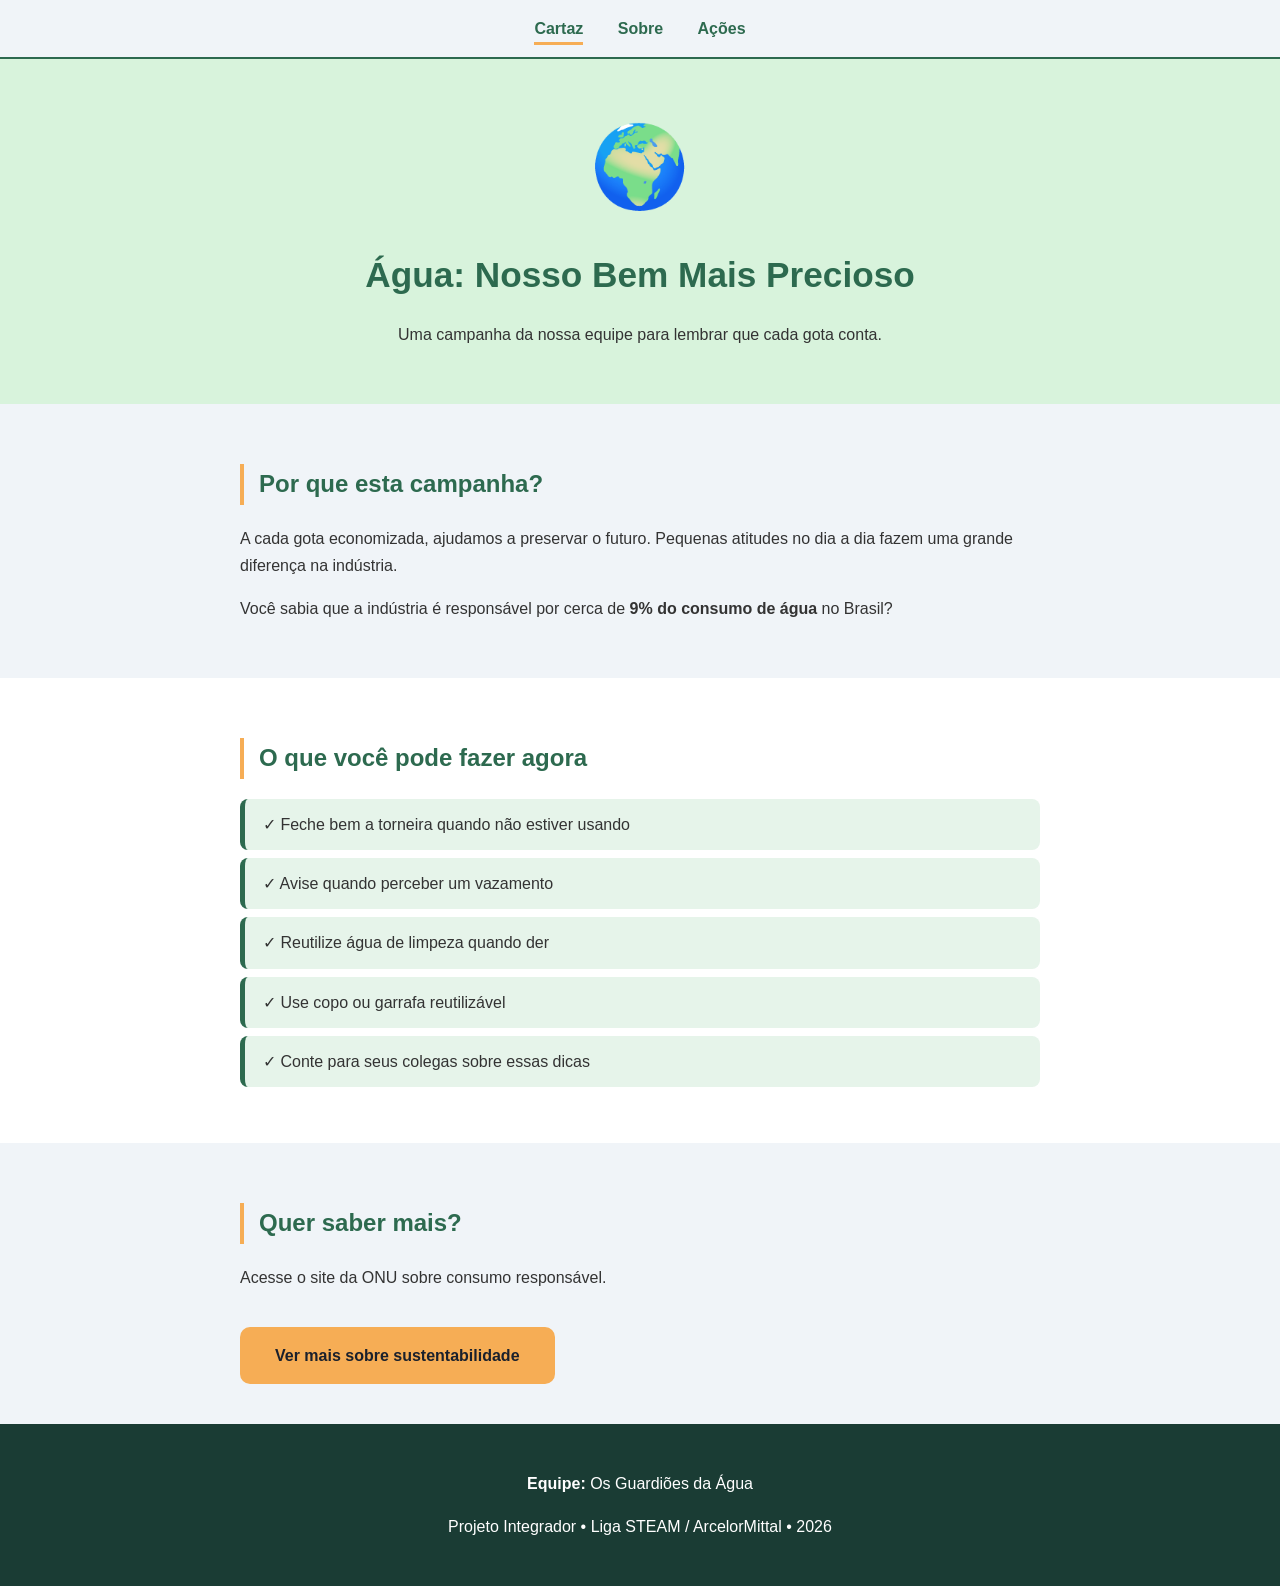
<file: index.html>
<!DOCTYPE html>
<html lang="pt-br">
<head>
    <meta charset="UTF-8">
    <meta name="viewport" content="width=device-width, initial-scale=1.0">
    <title>Água: Nosso Bem Mais Precioso | Campanha de Sustentabilidade</title>
    <link rel="stylesheet" href="style.css">
    <script src="script.js" defer></script>
</head>
<body>
    <nav class="menu-navegacao">
        <a href="index.html" class="ativo">Cartaz</a>
        <a href="sobre.html">Sobre</a>
        <a href="acoes.html">Ações</a>
    </nav>
    <header>
        <div class="emoji-grande" role="img" aria-label="Globo Terrestre">🌍</div>
        <h1>Água: Nosso Bem Mais Precioso</h1>
        <p class="subtitulo">Uma campanha da nossa equipe para lembrar que cada gota conta.</p>
    </header>

    <main>
        <section>
            <h2>Por que esta campanha?</h2>
            <p>A cada gota economizada, ajudamos a preservar o futuro. Pequenas atitudes no dia a dia fazem uma grande diferença na indústria.</p>
            <p>Você sabia que a indústria é responsável por cerca de <strong>9% do consumo de água</strong> no Brasil?</p>
        </section>
        <section class="secao-cinza">
            <div class="container-central">
                <h2>O que você pode fazer agora</h2>
                <ul>
                    <li>✓ Feche bem a torneira quando não estiver usando</li>
                    <li>✓ Avise quando perceber um vazamento</li>
                    <li>✓ Reutilize água de limpeza quando der</li>
                    <li>✓ Use copo ou garrafa reutilizável</li>
                    <li>✓ Conte para seus colegas sobre essas dicas</li>
                </ul>
            </div>
        </section>

        <section class="destaque">
            <h2>Quer saber mais?</h2>
            <p>Acesse o site da ONU sobre consumo responsável.</p>
            <a href="https://brasil.un.org/pt-br/sdgs/12" class="botao" target="_blank" rel="noopener">Ver mais sobre sustentabilidade</a>
        </section>
    </main>

    <footer>
        <p><strong>Equipe:</strong> Os Guardiões da Água</p>
        <p>Projeto Integrador • Liga STEAM / ArcelorMittal • 2026</p>
    </footer>
</body>
</html>
</file>
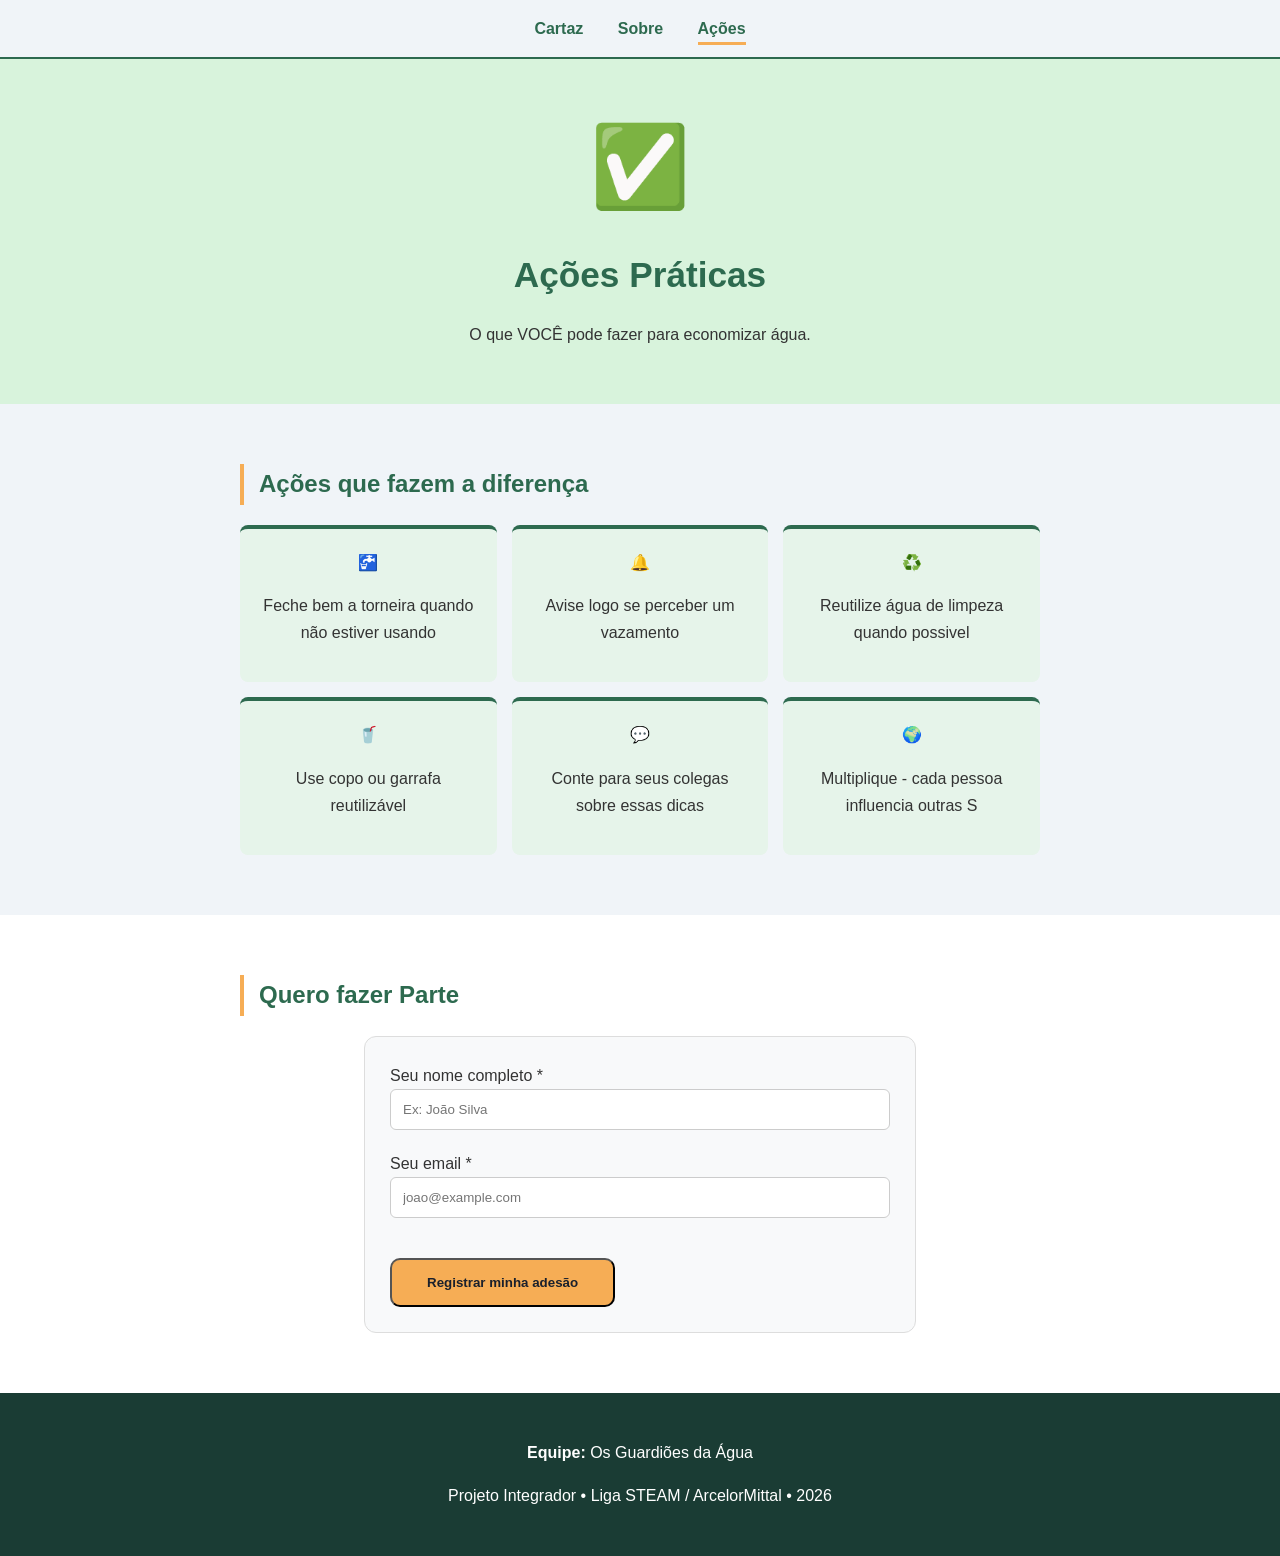
<file: acoes.html>
<!DOCTYPE html>
<html lang="pt-br">
<head>
    <meta charset="UTF-8">
    <meta name="viewport" content="width=device-width, initial-scale=1.0">
    <title>Ações Práticas | O que você pode fazer</title>
    <link rel="stylesheet" href="style.css">
    <script src="script.js" defer></script>
</head>
<body>
    <nav class="menu-navegacao">
        <a href="index.html">Cartaz</a>
        <a href="sobre.html">Sobre</a>
        <a href="acoes.html" class="ativo">Ações</a>
    </nav>

    <header>
        <div class="emoji-grande" role="img" aria-label="Checkmark">✅</div>
        <h1>Ações Práticas</h1>
        <p class="subtitulo">O que VOCÊ pode fazer para economizar água.</p>
    </header>

    <main>
        <section>
            <h2>Ações que fazem a diferença</h2>
            <div class="lista-acoes" id="container-acoes"></div>
        </section>

        <section class="secao-cinza">
            <div class="container-central">
                <h2>Quero fazer Parte</h2>
                <form class="formulario" id="formulario-adesao" novalidate>
                    <label for="nome">Seu nome completo *</label>
                    <input type="text" id="nome" name="nome" required placeholder="Ex: João Silva">

                    <label for="email">Seu email *</label>
                    <input type="email" id="email" name="email" required placeholder="joao@example.com">

                    <button class="botao" type="submit">Registrar minha adesão</button>
                    <div class="mensagem-retorno" id="mensagem-retorno">

                    </div>
                </form>
            </div>
        </section>
    </main>

    <footer>
        <p><strong>Equipe:</strong> Os Guardiões da Água</p>
        <p>Projeto Integrador • Liga STEAM / ArcelorMittal • 2026</p>
    </footer>
</body>
</html>
</file>
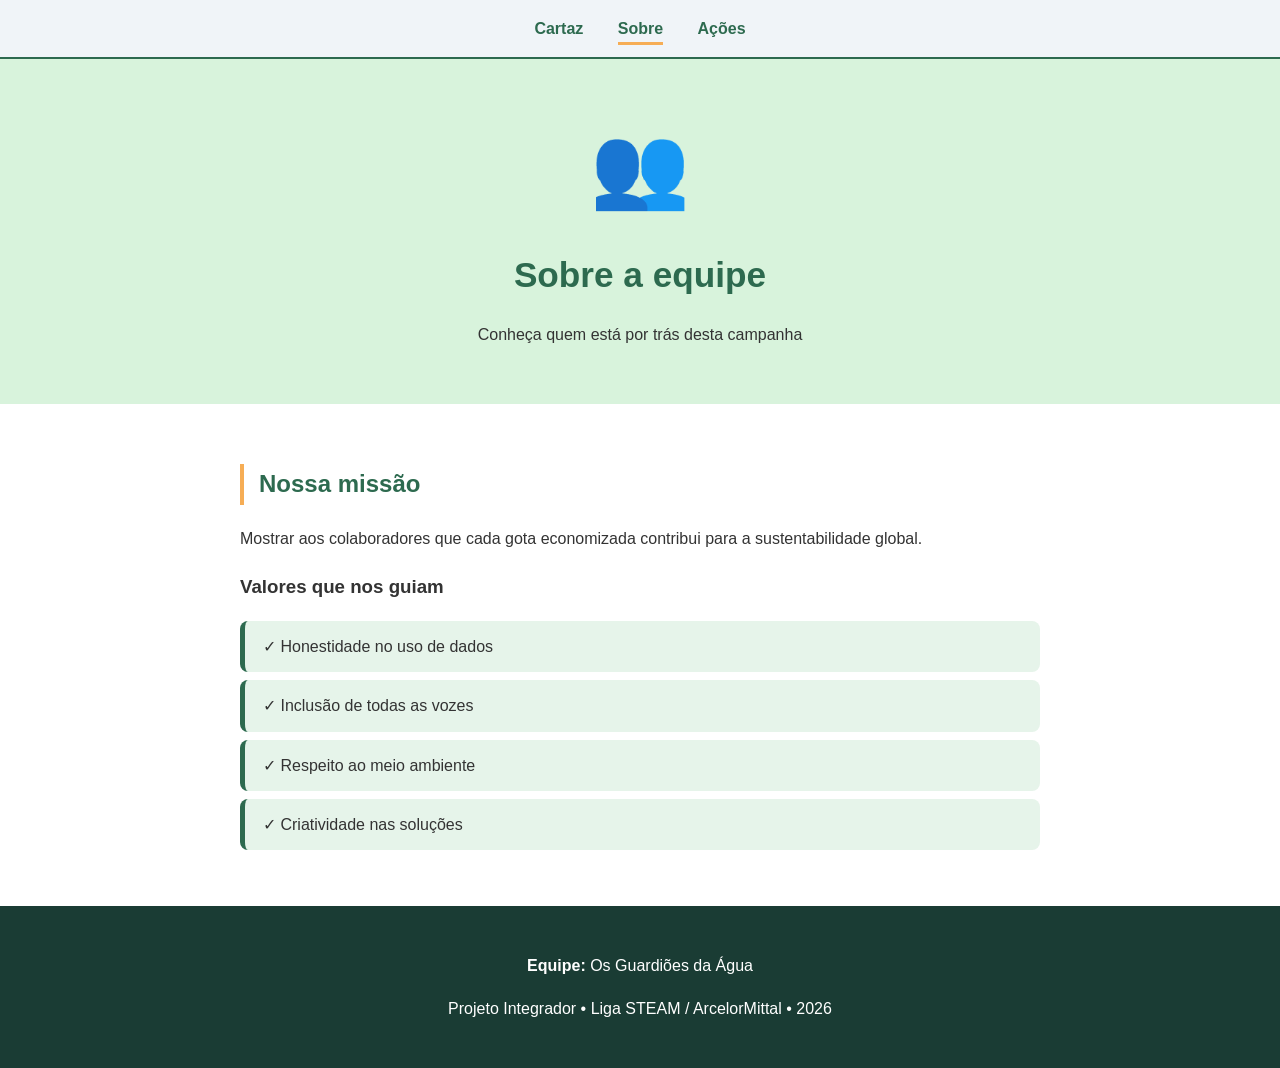
<file: sobre.html>
<!DOCTYPE html>
<html lang="pt-br">
<head>
    <meta charset="UTF-8">
    <meta name="viewport" content="width=device-width, initial-scale=1.0">
    <title>Sobre a Equipe | Guardiões da Água</title>
    <link rel="stylesheet" href="style.css">
    <script src="script.js" defer></script>
</head>
<body>
    <nav class="menu-navegacao">
        <a href="index.html">Cartaz</a>
        <a href="sobre.html" class="ativo">Sobre</a>
        <a href="acoes.html">Ações</a>
    </nav>

    <header>
        <div class="emoji-grande" role="img" aria-label="Pessoas unidas">👥</div>
        <h1>Sobre a equipe</h1>
        <p class="subtitulo"></p>
        <p class="subtitulo">Conheça quem está por trás desta campanha</p>
    </header>
    
    <section class="secao-cinza">
        <div class="container-central">
            <h2>Nossa missão</h2>
            <p>Mostrar aos colaboradores que cada gota economizada contribui para a sustentabilidade global.</p>
            <h3 class="titulo-menor">Valores que nos guiam</h3>
            <ul>
                <li>✓ Honestidade no uso de dados</li>
                <li>✓ Inclusão de todas as vozes</li>
                <li>✓ Respeito ao meio ambiente</li>
                <li>✓ Criatividade nas soluções</li>
            </ul>

        </div>
    </section>

    <footer>
        <p><strong>Equipe:</strong> Os Guardiões da Água</p>
        <p>Projeto Integrador • Liga STEAM / ArcelorMittal • 2026</p>
    </footer>
</body>
</html>
</file>
<file: style.css>
body{
font-family: 'Segoe UI', Arial, sans-serif;
color: #333333;
background-color: #f0f4f8;
line-height: 1.7;
margin: 0;
}

.menu-navegacao{
    background-color: #f0f4f8;
    padding: 15px;
    text-align: center;
    border-bottom: 2px solid #2d6a4f;
    position: sticky;
    top: 0;
    z-index: 1000;
}

.menu-navegacao a{
    margin: 0 15px;
    color: #2d6a4f;
    text-decoration: none;
    font-weight: bold;
    padding-bottom: 5px;
    transition: 0.3s;
}

.menu-navegacao a:hover, .menu-navegacao a.ativo{
border-bottom: 3px solid #f6ad55;
}

header{
background-color: #d8f3dc;
text-align: center;
padding: 40px 20px;
}

.emoji-grande{
    font-size: 80px;
    margin-bottom: 10px;
}

h1{
    color: #2d6a4f;
    font-size: 2.2rem;
    margin: 0 0 10px;
}

section{
    padding: 40px 20px;
    max-width: 800px;
    margin: 0 auto;
}

.secao-cinza{
    background-color: #ffffff;
    max-width: 100%;
}

.container-central{
    max-width: 800px;
    margin: 0 auto;
}

h2{
color: #2d6a4f;
border-left: 4px solid #f6ad55;
padding-left: 15px;
}

ul{
list-style: none;
padding: 0;
}

li{
background-color: #e6f4ea;
padding: 12px 18px;
margin-bottom: 8px;
border-radius: 8px;
border-left: 5px solid #2d6a4f;
}

.lista-acoes{
display: grid;
grid-template-columns: repeat(auto-fit, minmax(250px, 1fr));
gap: 15px;
margin: 20px 0;
}

.acao-item{
    background-color: #e6f4ea;
    padding: 20px;
    border-radius: 8px;
    border-top: 4px solid #2d6a4f;
    text-align: center;
}

.acao-item:hover{
transform: translateY(-5px);
}

.formulario{
max-width: 500px;
margin: 20px auto;
padding: 25px;
background-color: #f8f9fa;
border: 1px solid #ddd;
border-radius: 12px;
}

.formulario input{
width: 100%;
padding: 12px;
margin-bottom: 20px;
border: 1px solid #ccc;
border-radius: 6px;
box-sizing: border-box;
}

.botao{
display: inline-block;
background-color: #f6ad55;
color: #1a202c;
padding: 15px 35px;
border-radius: 10px;
text-decoration: none;
font-weight: bold;
margin-top: 20px;
cursor: pointer;
}

footer{
background-color: #1a3c34;
color: white;
text-align: center;
padding: 30px;
}
</file>
